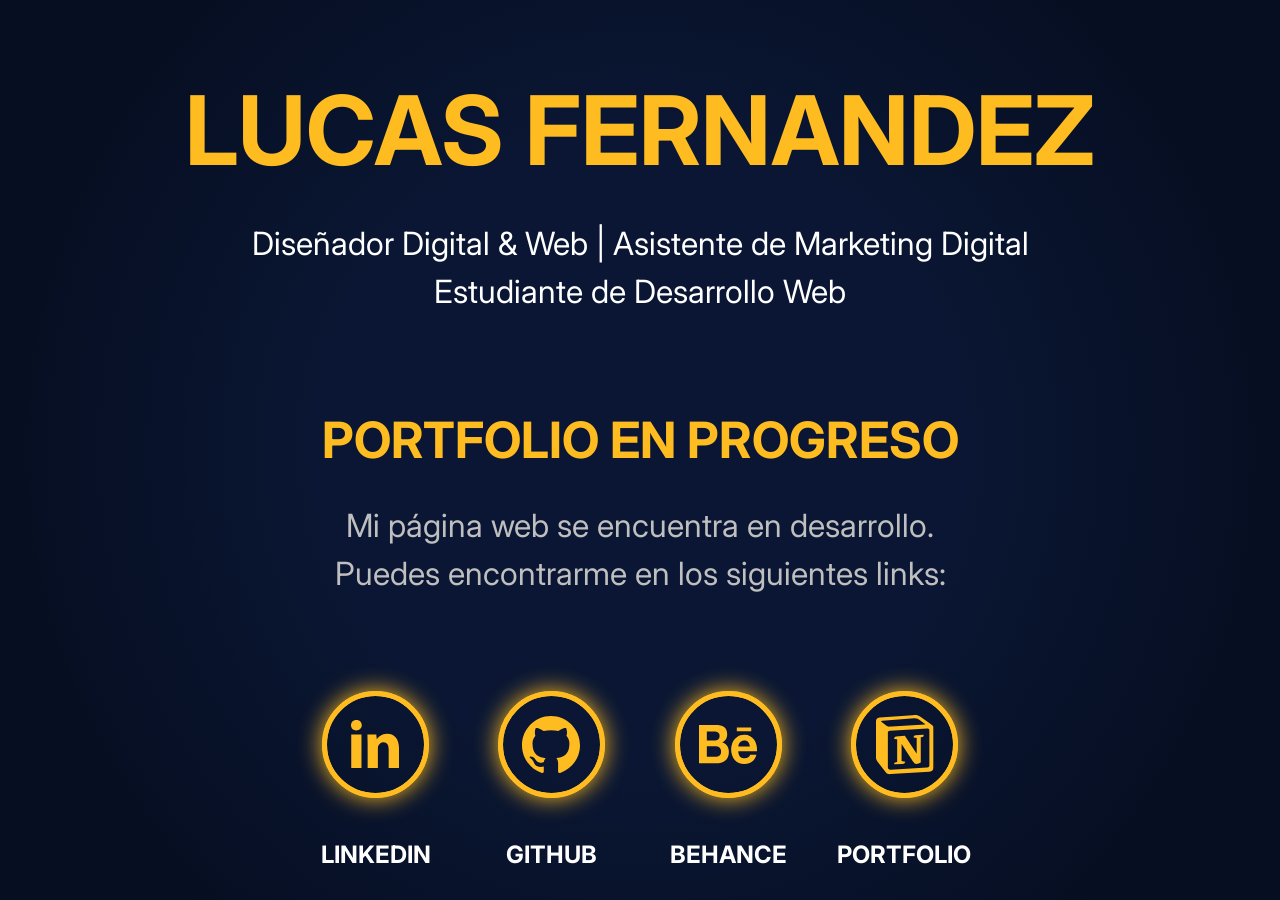
<file: index.html>
<!DOCTYPE html>
<html lang="es">
<html>
</head>
<meta charset="UTF-8">
<meta name="viewport" content="width=device-width, initial-scale=1.0">
<title>Lucas Fernandez | WIP</title>
<link rel="stylesheet" href="styles.css">
<link rel="preconnect" href="https://fonts.googleapis.com">
<link rel="preconnect" href="https://fonts.gstatic.com" crossorigin>
<link
    href="https://fonts.googleapis.com/css2?family=Inter:ital,opsz,wght@0,14..32,100..900;1,14..32,100..900&family=Poppins:ital,wght@0,100;0,200;0,300;0,400;0,500;0,600;0,700;0,800;0,900;1,100;1,200;1,300;1,400;1,500;1,600;1,700;1,800;1,900&display=swap"
    rel="stylesheet">
</head>

<body>
    <main>
        <header class="header">
            <h1>LUCAS FERNANDEZ</h1>
            <p>Diseñador Digital & Web | Asistente de Marketing Digital
            <br>Estudiante de Desarrollo Web</p>
        </header>
        <section class="portfolio">
            <h2>PORTFOLIO EN PROGRESO</h2>
            <p class="description">Mi página web se encuentra en desarrollo. <br>
                Puedes encontrarme en los siguientes links:</p>
        </section>
        <nav class="links">
            <a href="https://www.linkedin.com/in/lucas-martin-fernandez-377719225" class="link">
                <div class="circle">
                    <div class="blur"></div>
                    <img src="assets/linkedin.svg" class="icon">
                </div>
                <span>LINKEDIN</span>
            </a>
            <a href="https://github.com/Tichar67" class="link">
                <div class="circle">
                    <div class="blur"></div>
                    <img src="assets/github.svg" class="icon">
                </div>
                <span>GITHUB</span>
            </a>
            <a href="https://www.behance.net/lucasmfernand1" class="link">
                <div class="circle">
                    <div class="blur"></div>
                    <img src="assets/behance.svg" class="icon">
                </div>
                <span>BEHANCE</span>
            </a>
            <a href="https://atom-failing-bf2.notion.site/Portfolio-Lucas-223962c5254280f0be66f2a4e48afa82"
                class="link">
                <div class="circle">
                    <div class="blur"></div>
                    <img src="assets/portfolio.svg" class="icon">
                </div>
                <span>PORTFOLIO</span>
            </a>
        </nav>
    </main>
</body>

</html>
</file>
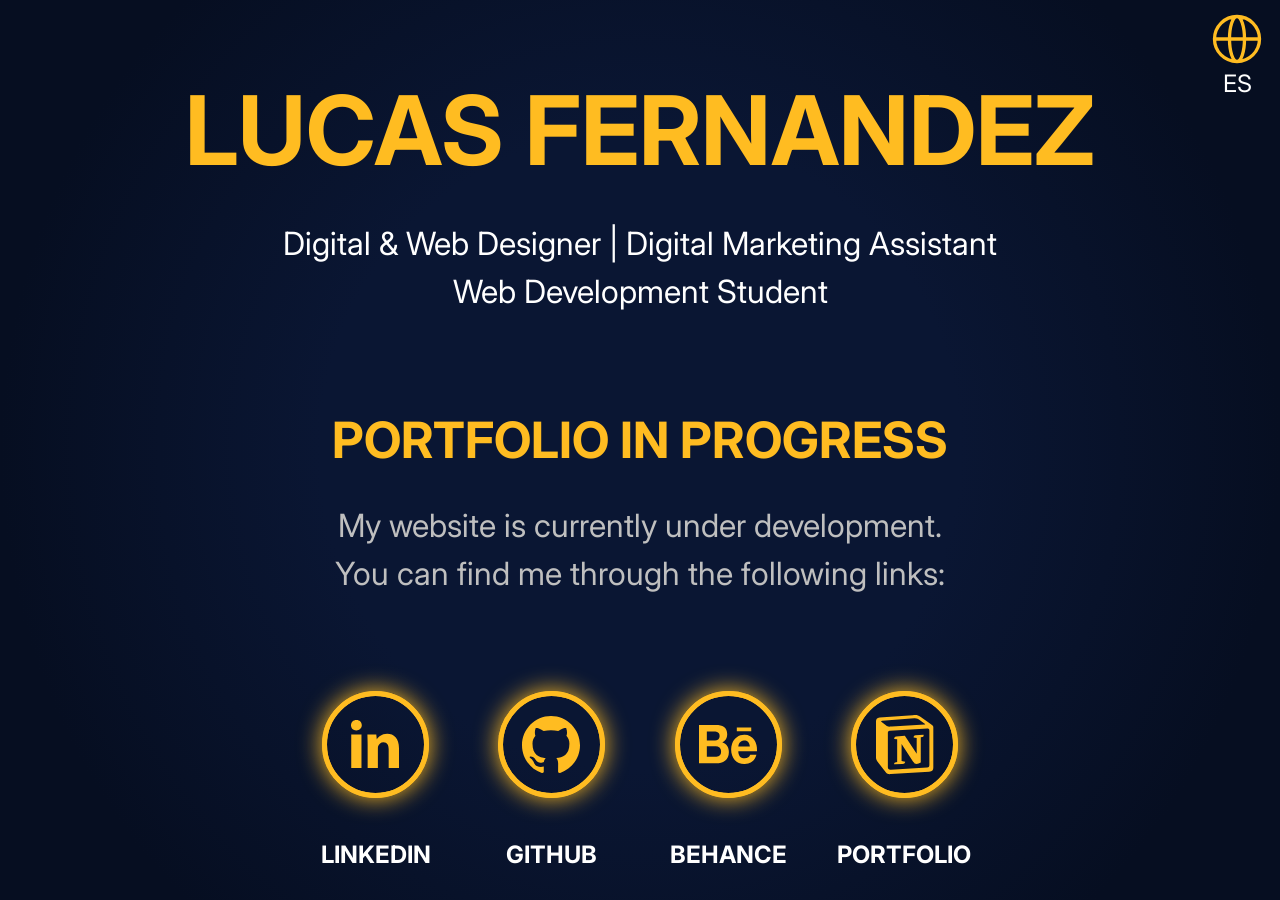
<file: en/index.html>
<!DOCTYPE html>
<html lang="en">
    
<head>
<meta charset="UTF-8">
<meta name="viewport" content="width=device-width, initial-scale=1.0">
<title>Lucas Fernandez | WIP</title>
<link rel="stylesheet" href="../assets/css/styles.css">
<link rel="preconnect" href="https://fonts.googleapis.com">
<link rel="preconnect" href="https://fonts.gstatic.com" crossorigin>
<link
    href="https://fonts.googleapis.com/css2?family=Inter:ital,opsz,wght@0,14..32,100..900;1,14..32,100..900&family=Poppins:ital,wght@0,100;0,200;0,300;0,400;0,500;0,600;0,700;0,800;0,900;1,100;1,200;1,300;1,400;1,500;1,600;1,700;1,800;1,900&display=swap"
    rel="stylesheet">
</head>

<body>
    <main>
        <header class="header">
            <h1>LUCAS FERNANDEZ</h1>
            <p>Digital & Web Designer | Digital Marketing Assistant
                <br>Web Development Student
            </p>
        </header>
        <section class="portfolio">
            <h2>PORTFOLIO IN PROGRESS</h2>
            <p class="description">My website is currently under development. <br>
                You can find me through the following links:</p>
        </section>
        <nav class="links">
            <a href="https://www.linkedin.com/in/lucas-martin-fernandez-377719225" class="link">
                <div class="circle">
                    <div class="blur"></div>
                    <img src="../assets/linkedin.svg" class="icon">
                </div>
                <span>LINKEDIN</span>
            </a>
            <a href="https://github.com/Tichar67" class="link">
                <div class="circle">
                    <div class="blur"></div>
                    <img src="../assets/github.svg" class="icon">
                </div>
                <span>GITHUB</span>
            </a>
            <a href="https://www.behance.net/lucasmfernand1" class="link">
                <div class="circle">
                    <div class="blur"></div>
                    <img src="../assets/behance.svg" class="icon">
                </div>
                <span>BEHANCE</span>
            </a>
            <a href="https://atom-failing-bf2.notion.site/Portfolio-Lucas-223962c5254280f0be66f2a4e48afa82"
                class="link">
                <div class="circle">
                    <div class="blur"></div>
                    <img src="../assets/portfolio.svg" class="icon">
                </div>
                <span>PORTFOLIO</span>
            </a>
        </nav>
        <nav class="language">
            <a href="../index.html" class="language-link"><img src="../assets/GlobeAltOutline.svg" alt=""
                    class="language-icon">
                ES</a>
        </nav>
    </main>
</body>
</html>
</file>
<file: styles.css>
body{
    background-image: radial-gradient(50vw circle, #0a1633 50%, #060e21 100%);
    font-family: Inter;
    background-attachment: fixed;
}

main{
    width: 90%;
    max-width: 936px;
    margin: auto;
    align-content: center;
}

h1, h2{
    color: #FFBC21;
    margin-bottom: 32px;
}
h1{
    font-size: clamp(48px, 8vw, 96px);
}
h2{
    font-size: clamp(24px, 5vw ,50px);
}

p, a{
    color:#ffffff;
}

p, .description{
    font-size: clamp(15px, 2.5vw, 32px);
    line-height: 1.5;
}

a{
    text-decoration: none;
    font-size: clamp(16px, 2vw + 8px, 24px);
}

.description{
    color: #bfbfbf;
}

.header, .portfolio{
    text-align: center;
    margin-bottom: clamp(35px, 6.5vw + 10px, 102px);
}

.links{
    display: flex;
    justify-content: center;
    gap: clamp(40px, 3.3vw + 27px, 75px);
    font-weight: bold;
    align-items: center;
    flex-wrap: wrap;
}
.link{
    display: flex;
    flex-direction: column;
    align-items: center;
    position: relative;
}
.circle{
    display: flex;
    align-items: center;
    justify-content: center;
}
.blur{
    position: absolute;
    width: clamp(50px, 6.5vw + 25px, 97px);
    min-height: clamp(50px, 6.5vw + 25px, 97px);
    margin-bottom: 42px;
    background-color: transparent;
    height: auto;
    border: 5px solid #FFBC21;
    border-radius: 50%;
    z-index: 1;
    box-shadow: 0 0 clamp(12.5px, 1.25vw + 7.5px, 25px) 0px #FFBC21;
}
.icon{
    width: clamp(50px, 6.5vw + 25px, 97px);
    height: auto;
    margin-bottom: 42px;
    border: 5px solid #FFBC21;
    border-radius: 50%;
    z-index: 2;
}
span{
    width: max-content;
    position: absolute;
    top: 100%;
}


@media (max-width: 434px){
    .link{
        width: 100px;
    }
}
</file>
<file: assets/css/styles.css>
body {
    background-image: radial-gradient(50vw circle, #0a1633 50%, #060e21 100%);
    font-family: Inter;
    background-attachment: fixed;
}

main {
    width: 90%;
    max-width: 936px;
    margin: auto;
    align-content: center;
}

h1,
h2 {
    color: #FFBC21;
    margin-bottom: 32px;
}

h1 {
    font-size: clamp(48px, 8vw, 96px);
}

h2 {
    font-size: clamp(24px, 5vw, 50px);
}

p,
a {
    color: #ffffff;
}

p,
.description {
    font-size: clamp(15px, 2.5vw, 32px);
    line-height: 1.5;
}

a {
    text-decoration: none;
    font-size: clamp(16px, 2vw + 8px, 24px);
}

.description {
    color: #bfbfbf;
}

.header,
.portfolio {
    text-align: center;
    margin-bottom: clamp(35px, 6.5vw + 10px, 102px);
}

.links {
    display: flex;
    justify-content: center;
    gap: clamp(40px, 3.3vw + 27px, 75px);
    font-weight: bold;
    align-items: center;
    flex-wrap: wrap;
}

.link {
    display: flex;
    flex-direction: column;
    align-items: center;
    position: relative;
}

.circle {
    display: flex;
    align-items: center;
    justify-content: center;
}

.blur {
    position: absolute;
    width: clamp(50px, 6.5vw + 25px, 97px);
    min-height: clamp(50px, 6.5vw + 25px, 97px);
    margin-bottom: 42px;
    background-color: transparent;
    height: auto;
    border: 5px solid #FFBC21;
    border-radius: 50%;
    z-index: 1;
    box-shadow: 0 0 clamp(12.5px, 1.25vw + 7.5px, 25px) 0px #FFBC21;
}

.icon {
    width: clamp(50px, 6.5vw + 25px, 97px);
    height: auto;
    margin-bottom: 42px;
    border: 5px solid #FFBC21;
    border-radius: 50%;
    z-index: 2;
}

span {
    width: max-content;
    position: absolute;
    top: 100%;
}

.language {
    position: absolute;
    top: 1%;
    right: 1%;
    color: #bfbfbf;
}

.language-link {
    display: flex;
    flex-direction: column;
    align-items: center;
}

.language-icon {
    width: 60px;
    height: auto;
}

@media (max-width: 434px) {
    .link {
        width: 100px;
    }

}

@media (max-width: 600px) {
    .language-icon {
        width: 36px;
    }

}
</file>
